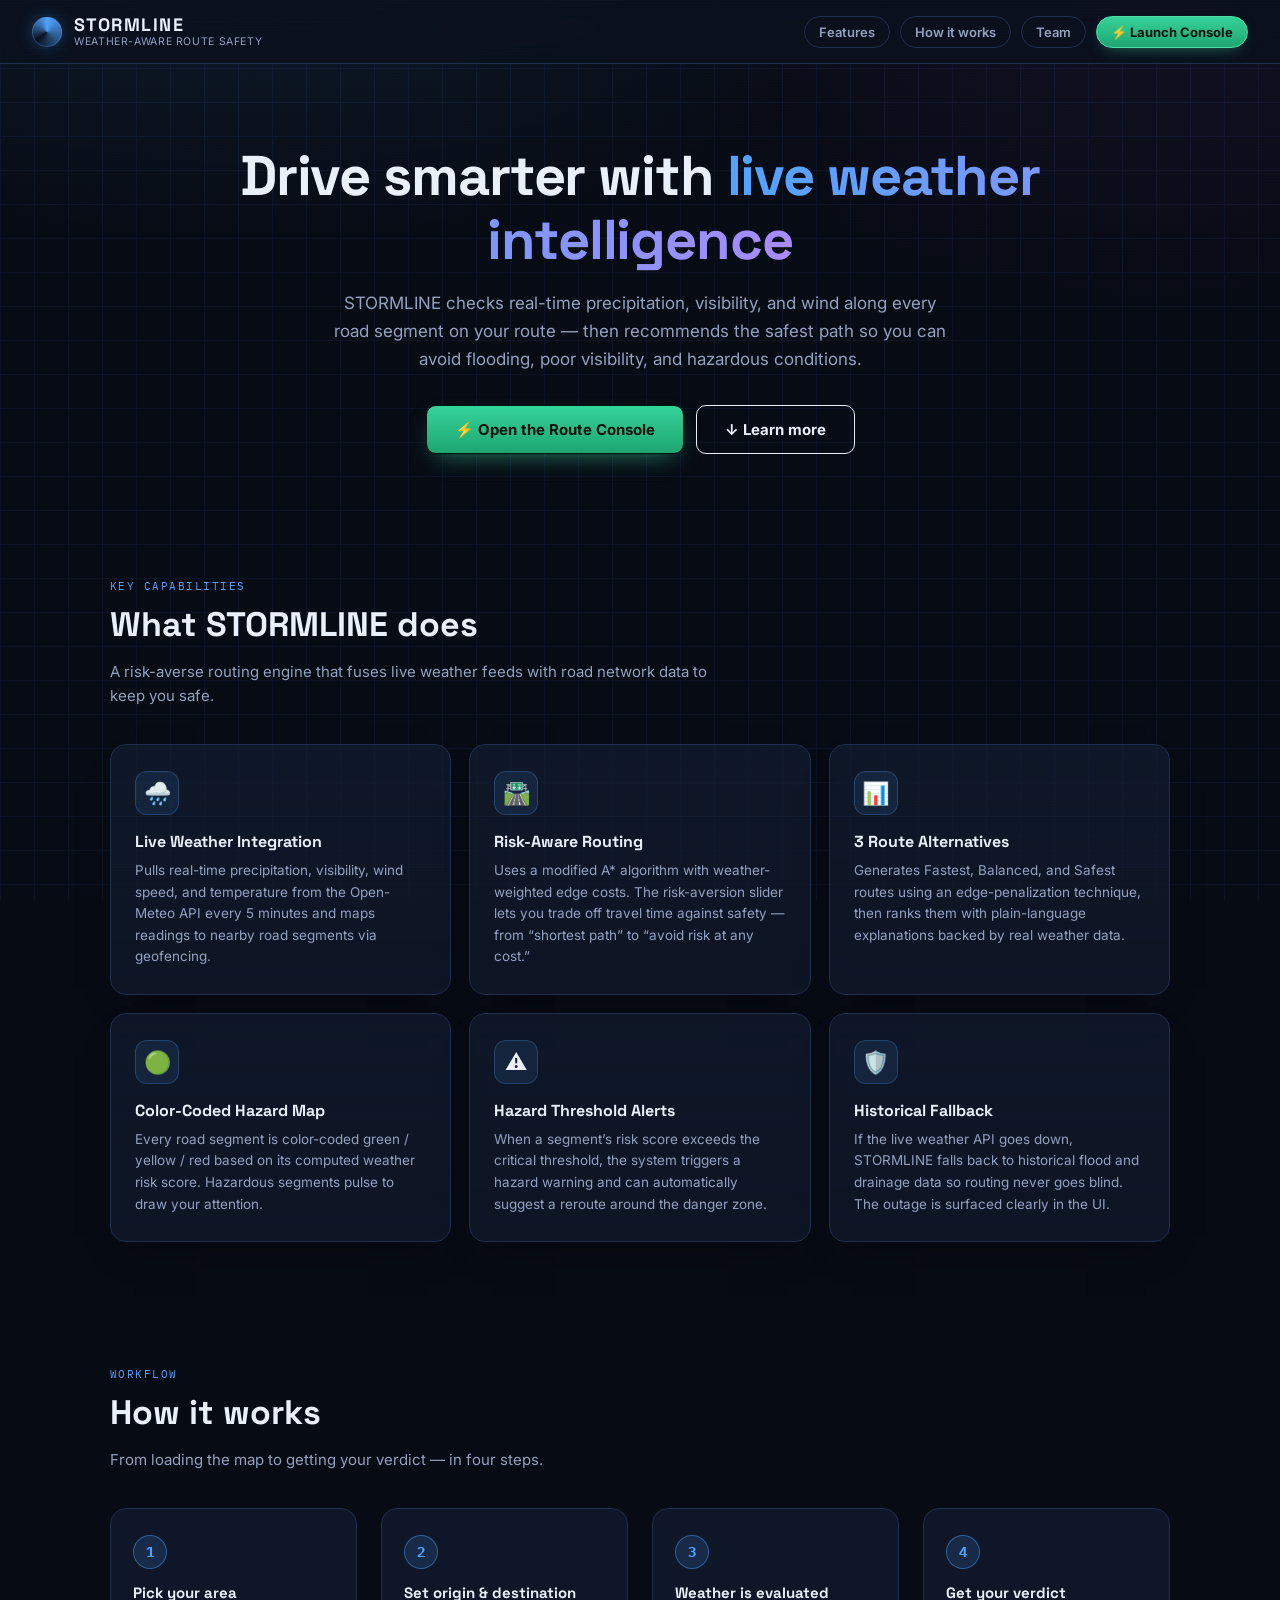
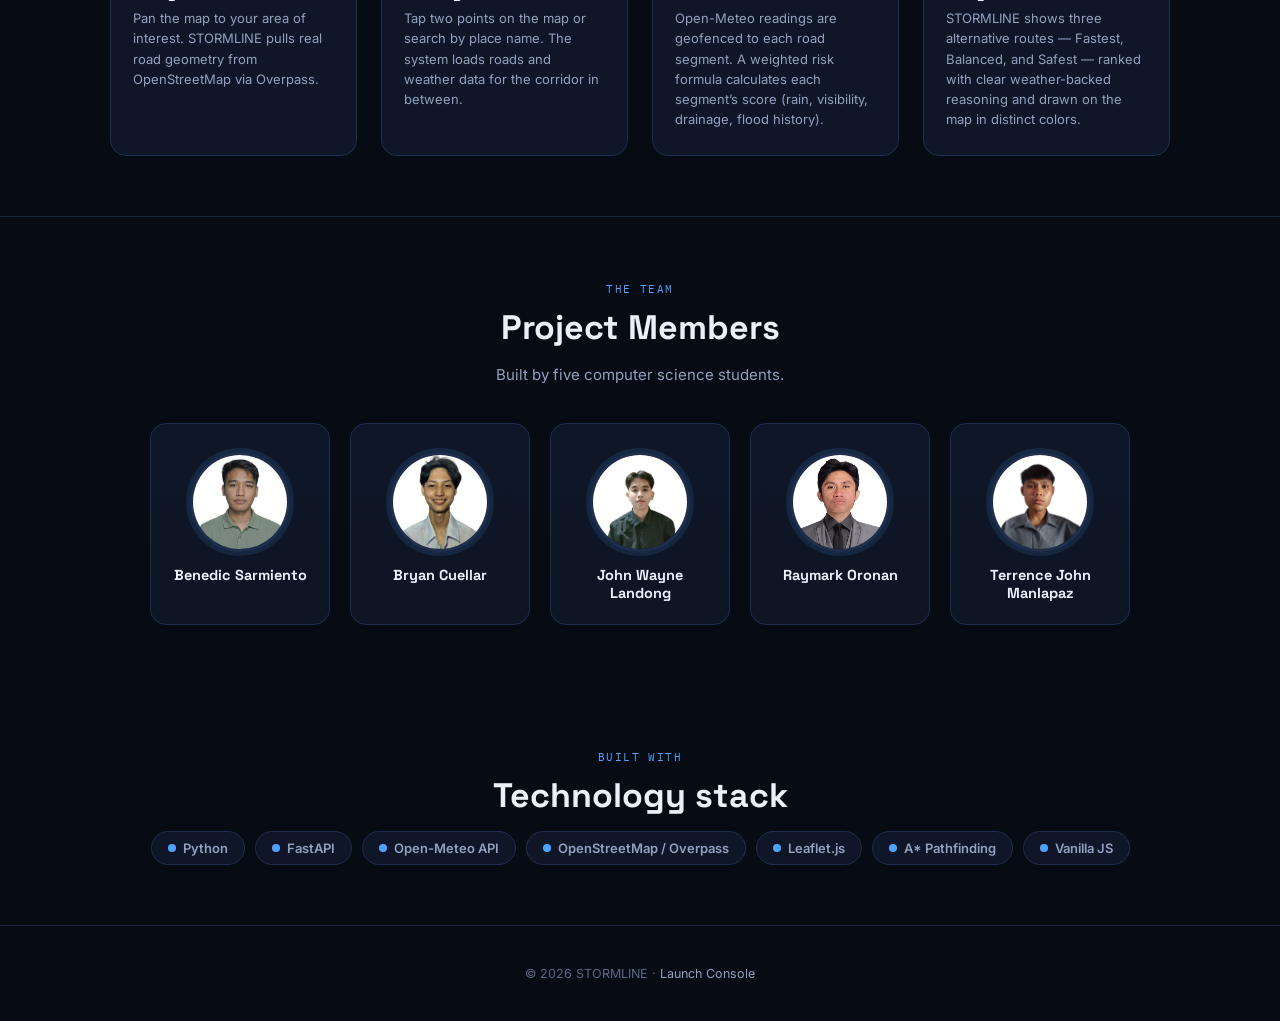
<file: frontend/index.html>
<!doctype html>
<html lang="en">
  <head>
    <meta charset="UTF-8" />
    <meta name="viewport" content="width=device-width, initial-scale=1.0" />
    <title>STORMLINE — Weather-Aware Route Safety</title>
    <link rel="preconnect" href="https://fonts.googleapis.com" />
    <link
      href="https://fonts.googleapis.com/css2?family=Space+Grotesk:wght@400;500;600;700&family=Inter:wght@400;500;600;700&family=IBM+Plex+Mono:wght@400;500;600&display=swap"
      rel="stylesheet"
    />
    <style>
      /* ============================================================
         STORMLINE — landing page (self-contained)
         Same design-token vocabulary as the route console, but
         packaged in a single file so the overview page has zero
         external CSS dependencies.
         ============================================================ */
      :root {
        --bg:           #070B14;
        --bg-grid:      #0C1424;
        --panel:        #0E1627;
        --panel-raised: #142037;
        --border:       #1F2E4D;
        --border-soft:  #17233B;
        --text-primary: #EAF0FA;
        --text-muted:   #93A1BF;
        --text-dim:     #5A6785;
        --sweep:        #4FA3FF;
        --sweep-glow:   rgba(79,163,255,0.28);
        --risk-green:   #34D399;
        --risk-yellow:  #FBBF3C;
        --risk-red:     #FB5F5F;
        --font-display: 'Space Grotesk', sans-serif;
        --font-body:    'Inter', sans-serif;
        --font-mono:    'IBM Plex Mono', monospace;
        --radius:       16px;
        --radius-sm:    10px;
      }

      * { box-sizing: border-box; margin: 0; padding: 0; }
      html { scroll-behavior: smooth; }

      body {
        min-height: 100vh;
        background: var(--bg);
        color: var(--text-primary);
        font-family: var(--font-body);
        -webkit-font-smoothing: antialiased;
        background-image:
          radial-gradient(1100px 550px at 20% -10%, rgba(79,163,255,0.12), transparent 60%),
          radial-gradient(800px 500px at 90% 0%, rgba(168,85,247,0.07), transparent 60%),
          linear-gradient(var(--bg-grid) 1px, transparent 1px),
          linear-gradient(90deg, var(--bg-grid) 1px, transparent 1px);
        background-size: auto, auto, 34px 34px, 34px 34px;
        background-attachment: fixed;
      }

      a { color: var(--sweep); text-decoration: none; }
      a:hover { text-decoration: underline; }

      /* ---------- scanlines ---------- */
      .scanlines {
        position: fixed; inset: 0;
        pointer-events: none; z-index: 999;
        background: repeating-linear-gradient(to bottom,
          rgba(255,255,255,0.010) 0px, rgba(255,255,255,0.010) 1px,
          transparent 1px, transparent 3px);
        mix-blend-mode: overlay;
      }

      /* ---------- topbar ---------- */
      .topbar {
        position: sticky; top: 0; z-index: 900;
        display: flex; align-items: center; justify-content: space-between;
        height: 64px; padding: 0 32px;
        background: rgba(10,16,30,0.82);
        backdrop-filter: blur(12px); -webkit-backdrop-filter: blur(12px);
        border-bottom: 1px solid var(--border);
      }
      .brand { display: flex; align-items: center; gap: 12px; text-decoration: none; color: inherit; }
      .brand-mark {
        width: 30px; height: 30px; border-radius: 50%; flex: none;
        background: conic-gradient(from 0deg, var(--sweep), transparent 65%, var(--sweep));
        box-shadow: 0 0 16px var(--sweep-glow), inset 0 0 0 1px rgba(79,163,255,0.35);
        animation: spin 6s linear infinite;
      }
      @keyframes spin { to { transform: rotate(360deg); } }
      .brand-name {
        font-family: var(--font-display); font-weight: 700;
        font-size: 18px; letter-spacing: 0.08em;
      }
      .brand-sub {
        font-size: 10.5px; color: var(--text-muted);
        letter-spacing: 0.06em; text-transform: uppercase;
      }
      .brand-text { display: flex; flex-direction: column; line-height: 1.15; }

      .topbar-nav { display: flex; gap: 10px; align-items: center; }
      .topbar-nav a {
        font-size: 13px; font-weight: 600; color: var(--text-muted);
        padding: 7px 14px; border: 1px solid var(--border); border-radius: 999px;
        transition: color .15s, border-color .15s, background .15s;
        text-decoration: none;
      }
      .topbar-nav a:hover { color: var(--text-primary); border-color: var(--sweep); background: rgba(79,163,255,0.08); }
      .topbar-nav .btn-launch {
        background: linear-gradient(180deg, #34D399, #1FA571);
        border-color: #4BE0A6; color: #04130C; font-weight: 700;
        box-shadow: 0 6px 16px -8px rgba(52,211,153,0.6);
      }
      .topbar-nav .btn-launch:hover { background: linear-gradient(180deg, #45DCA5, #26B07B); border-color: #6BEAB9; }

      /* ---------- hero ---------- */
      .hero {
        max-width: 900px; margin: 0 auto;
        text-align: center;
        padding: 80px 24px 60px;
      }
      .hero-eyebrow {
        display: inline-block;
        font-family: var(--font-mono); font-size: 11px;
        letter-spacing: 0.14em; text-transform: uppercase;
        color: var(--sweep);
        background: rgba(79,163,255,0.1); border: 1px solid rgba(79,163,255,0.25);
        padding: 4px 12px; border-radius: 999px;
        margin-bottom: 20px;
      }
      .hero h1 {
        font-family: var(--font-display);
        font-size: clamp(34px, 5vw, 56px);
        font-weight: 700; letter-spacing: -0.02em;
        line-height: 1.15;
        margin-bottom: 16px;
      }
      .hero h1 em {
        font-style: normal;
        background: linear-gradient(90deg, var(--sweep), #A78BFA);
        -webkit-background-clip: text; -webkit-text-fill-color: transparent;
        background-clip: text;
      }
      .hero p {
        font-size: 17px; color: var(--text-muted);
        line-height: 1.65; max-width: 620px; margin: 0 auto 32px;
      }
      .hero-actions { display: flex; gap: 12px; justify-content: center; flex-wrap: wrap; }
      .hero-actions .btn {
        display: inline-flex; align-items: center; gap: 8px;
        padding: 14px 28px; border-radius: var(--radius-sm);
        font-weight: 700; font-size: 15px;
        border: 1px solid; cursor: pointer; transition: all .2s;
        text-decoration: none;
      }
      .btn--go {
        background: linear-gradient(180deg, #34D399, #1FA571);
        border-color: #4BE0A6; color: #04130C;
        box-shadow: 0 10px 24px -10px rgba(52,211,153,0.6);
      }
      .btn--go:hover { background: linear-gradient(180deg, #45DCA5, #26B07B); transform: translateY(-1px); }
      .btn--outline {
        background: transparent; border-color: var(--border);
        color: var(--text-primary);
      }
      .btn--outline:hover { border-color: var(--sweep); background: rgba(79,163,255,0.06); }

      /* ---------- section scaffolding ---------- */
      section { padding: 60px 24px; }
      .section-inner { max-width: 1060px; margin: 0 auto; }
      .section-label {
        display: inline-block;
        font-family: var(--font-mono); font-size: 10.5px;
        letter-spacing: 0.14em; text-transform: uppercase;
        color: var(--sweep); margin-bottom: 10px;
      }
      .section-title {
        font-family: var(--font-display);
        font-size: clamp(24px, 3.5vw, 34px);
        font-weight: 700; margin-bottom: 14px;
      }
      .section-sub {
        font-size: 15px; color: var(--text-muted);
        line-height: 1.6; max-width: 600px;
        margin-bottom: 36px;
      }

      /* ---------- features grid ---------- */
      .features { display: grid; grid-template-columns: repeat(auto-fill, minmax(260px, 1fr)); gap: 18px; }
      .feature-card {
        background: linear-gradient(180deg, rgba(20,32,55,0.55), rgba(14,22,39,0.9));
        border: 1px solid var(--border); border-radius: var(--radius);
        padding: 26px 24px;
        box-shadow: 0 18px 40px -24px rgba(0,0,0,0.85);
        transition: border-color .2s, transform .2s;
      }
      .feature-card:hover { border-color: rgba(79,163,255,0.4); transform: translateY(-2px); }
      .feature-icon {
        width: 44px; height: 44px;
        display: flex; align-items: center; justify-content: center;
        font-size: 22px;
        border-radius: 12px;
        background: rgba(79,163,255,0.1); border: 1px solid rgba(79,163,255,0.25);
        margin-bottom: 16px;
      }
      .feature-card h3 {
        font-family: var(--font-display); font-size: 16px;
        font-weight: 700; margin-bottom: 8px;
      }
      .feature-card p { font-size: 13.5px; color: var(--text-muted); line-height: 1.6; }

      /* ---------- how it works ---------- */
      .steps {
        display: flex; gap: 24px; flex-wrap: wrap;
        counter-reset: step;
      }
      .step {
        flex: 1 1 200px;
        position: relative;
        padding: 26px 22px;
        background: var(--panel); border: 1px solid var(--border);
        border-radius: var(--radius);
        counter-increment: step;
      }
      .step::before {
        content: counter(step);
        display: flex; align-items: center; justify-content: center;
        width: 32px; height: 32px;
        border-radius: 50%;
        background: rgba(79,163,255,0.15); border: 1px solid rgba(79,163,255,0.45);
        font-family: var(--font-mono); font-size: 14px;
        font-weight: 700; color: var(--sweep);
        margin-bottom: 14px;
      }
      .step h3 {
        font-family: var(--font-display); font-size: 15px;
        font-weight: 700; margin-bottom: 6px;
      }
      .step p { font-size: 13px; color: var(--text-muted); line-height: 1.55; }

      /* ---------- team ---------- */
      #team { border-top: 1px solid var(--border-soft); }
      .team-grid {
        display: flex;
        gap: 20px;
        flex-wrap: wrap;
        justify-content: center;
      }
      .member {
        flex: 0 1 180px;
        display: flex; flex-direction: column; align-items: center;
        text-align: center;
        background: linear-gradient(180deg, rgba(20,32,55,0.55), rgba(14,22,39,0.9));
        border: 1px solid var(--border);
        border-radius: var(--radius);
        padding: 28px 18px 22px;
        transition: border-color .2s, transform .2s;
      }
      .member:hover { border-color: rgba(79,163,255,0.4); transform: translateY(-3px); }
      .member-photo {
        width: 100px; height: 100px;
        border-radius: 50%;
        object-fit: cover;
        border: 3px solid var(--border);
        margin-bottom: 14px;
        box-shadow: 0 0 0 4px rgba(79,163,255,0.12);
        transition: border-color .2s;
      }
      .member:hover .member-photo { border-color: var(--sweep); }
      .member-name {
        font-family: var(--font-display);
        font-size: 14.5px; font-weight: 700;
        margin-bottom: 0;
      }

      /* ---------- tech stack ---------- */
      .tech-pills {
        display: flex; gap: 10px; flex-wrap: wrap;
        justify-content: center;
      }
      .pill {
        display: flex; align-items: center; gap: 7px;
        background: var(--panel); border: 1px solid var(--border);
        border-radius: 999px;
        padding: 8px 16px;
        font-size: 13px; font-weight: 600; color: var(--text-muted);
        transition: border-color .15s;
      }
      .pill:hover { border-color: var(--sweep); color: var(--text-primary); }
      .pill-dot {
        width: 8px; height: 8px; border-radius: 50%;
        background: var(--sweep); flex: none;
      }

      /* ---------- footer ---------- */
      footer {
        text-align: center;
        padding: 40px 24px;
        font-size: 12.5px;
        color: var(--text-dim);
        border-top: 1px solid var(--border-soft);
      }
      footer a { color: var(--text-muted); }

      /* ---------- responsive ---------- */
      @media (max-width: 700px) {
        .topbar { padding: 0 16px; }
        .topbar-nav a:not(.btn-launch) { display: none; }
        section { padding: 40px 16px; }
        .hero { padding: 48px 16px 36px; }
        .steps { flex-direction: column; }
      }
    </style>
  </head>
  <body>
    <div class="scanlines" aria-hidden="true"></div>

    <!-- ============================== TOPBAR ============================== -->
    <header class="topbar">
      <a class="brand" href="#">
        <span class="brand-mark" aria-hidden="true"></span>
        <span class="brand-text">
          <span class="brand-name">STORMLINE</span>
          <span class="brand-sub">Weather-Aware Route Safety</span>
        </span>
      </a>
      <nav class="topbar-nav">
        <a href="#features">Features</a>
        <a href="#how">How it works</a>
        <a href="#team">Team</a>
        <a href="console.html" class="btn-launch">⚡ Launch Console</a>
      </nav>
    </header>

    <!-- ============================== HERO ============================== -->
    <section class="hero">
      <h1>Drive smarter with <em>live weather intelligence</em></h1>
      <p>
        STORMLINE checks real-time precipitation, visibility, and wind along
        every road segment on your route — then recommends the safest path so
        you can avoid flooding, poor visibility, and hazardous conditions.
      </p>
      <div class="hero-actions">
        <a href="console.html" class="btn btn--go">⚡ Open the Route Console</a>
        <a href="#features" class="btn btn--outline">↓ Learn more</a>
      </div>
    </section>

    <!-- ============================== FEATURES ============================== -->
    <section id="features">
      <div class="section-inner">
        <span class="section-label">Key capabilities</span>
        <h2 class="section-title">What STORMLINE does</h2>
        <p class="section-sub">
          A risk-averse routing engine that fuses live weather feeds with road
          network data to keep you safe.
        </p>

        <div class="features">
          <div class="feature-card">
            <div class="feature-icon">🌧️</div>
            <h3>Live Weather Integration</h3>
            <p>
              Pulls real-time precipitation, visibility, wind speed, and
              temperature from the Open-Meteo API every 5 minutes and maps
              readings to nearby road segments via geofencing.
            </p>
          </div>
          <div class="feature-card">
            <div class="feature-icon">🛣️</div>
            <h3>Risk-Aware Routing</h3>
            <p>
              Uses a modified A* algorithm with weather-weighted edge costs.
              The risk-aversion slider lets you trade off travel time against
              safety — from “shortest path” to “avoid risk at any cost.”
            </p>
          </div>
          <div class="feature-card">
            <div class="feature-icon">📊</div>
            <h3>3 Route Alternatives</h3>
            <p>
              Generates Fastest, Balanced, and Safest routes using an
              edge-penalization technique, then ranks them with plain-language
              explanations backed by real weather data.
            </p>
          </div>
          <div class="feature-card">
            <div class="feature-icon">🟢</div>
            <h3>Color-Coded Hazard Map</h3>
            <p>
              Every road segment is color-coded green / yellow / red based on
              its computed weather risk score. Hazardous segments pulse to
              draw your attention.
            </p>
          </div>
          <div class="feature-card">
            <div class="feature-icon">⚠️</div>
            <h3>Hazard Threshold Alerts</h3>
            <p>
              When a segment’s risk score exceeds the critical threshold, the
              system triggers a hazard warning and can automatically suggest
              a reroute around the danger zone.
            </p>
          </div>
          <div class="feature-card">
            <div class="feature-icon">🛡️</div>
            <h3>Historical Fallback</h3>
            <p>
              If the live weather API goes down, STORMLINE falls back to
              historical flood and drainage data so routing never goes blind.
              The outage is surfaced clearly in the UI.
            </p>
          </div>
        </div>
      </div>
    </section>

    <!-- ============================== HOW IT WORKS ============================== -->
    <section id="how">
      <div class="section-inner">
        <span class="section-label">Workflow</span>
        <h2 class="section-title">How it works</h2>
        <p class="section-sub">
          From loading the map to getting your verdict — in four steps.
        </p>

        <div class="steps">
          <div class="step">
            <h3>Pick your area</h3>
            <p>
              Pan the map to your area of interest. STORMLINE pulls real road
              geometry from OpenStreetMap via Overpass.
            </p>
          </div>
          <div class="step">
            <h3>Set origin &amp; destination</h3>
            <p>
              Tap two points on the map or search by place name. The system
              loads roads and weather data for the corridor in between.
            </p>
          </div>
          <div class="step">
            <h3>Weather is evaluated</h3>
            <p>
              Open-Meteo readings are geofenced to each road segment.
              A weighted risk formula calculates each segment’s score
              (rain, visibility, drainage, flood history).
            </p>
          </div>
          <div class="step">
            <h3>Get your verdict</h3>
            <p>
              STORMLINE shows three alternative routes — Fastest, Balanced,
              and Safest — ranked with clear weather-backed reasoning and
              drawn on the map in distinct colors.
            </p>
          </div>
        </div>
      </div>
    </section>

    <!-- ============================== TEAM ============================== -->
    <section id="team">
      <div class="section-inner" style="text-align:center;">
        <span class="section-label">The team</span>
        <h2 class="section-title" style="margin-left:auto;margin-right:auto;">Project Members</h2>
        <p class="section-sub" style="margin-left:auto;margin-right:auto;">
          Built by five computer science students.
        </p>

        <div class="team-grid">
          <div class="member">
            <img class="member-photo" src="assets/team/benedic-sarmiento.jpg" alt="Benedic Sarmiento" />
            <div class="member-name">Benedic Sarmiento</div>
          </div>
          <div class="member">
            <img class="member-photo" src="assets/team/bryan-cuellar.jpg" alt="Bryan Cuellar" />
            <div class="member-name">Bryan Cuellar</div>
          </div>
          <div class="member">
            <img class="member-photo" src="assets/team/john-wayne-landong.jpg" alt="John Wayne Landong" />
            <div class="member-name">John Wayne Landong</div>
          </div>
          <div class="member">
            <img class="member-photo" src="assets/team/raymark-oronan.jpg" alt="Raymark Oronan" />
            <div class="member-name">Raymark Oronan</div>
          </div>
          <div class="member">
            <img class="member-photo" src="assets/team/terrence-john-manlapaz.jpg" alt="Terrence John Manlapaz" />
            <div class="member-name">Terrence John Manlapaz</div>
          </div>
        </div>
      </div>
    </section>

    <!-- ============================== TECH STACK ============================== -->
    <section>
      <div class="section-inner" style="text-align:center;">
        <span class="section-label">Built with</span>
        <h2 class="section-title" style="margin-left:auto;margin-right:auto;">Technology stack</h2>
        <div class="tech-pills">
          <span class="pill"><span class="pill-dot"></span> Python</span>
          <span class="pill"><span class="pill-dot"></span> FastAPI</span>
          <span class="pill"><span class="pill-dot"></span> Open-Meteo API</span>
          <span class="pill"><span class="pill-dot"></span> OpenStreetMap / Overpass</span>
          <span class="pill"><span class="pill-dot"></span> Leaflet.js</span>
          <span class="pill"><span class="pill-dot"></span> A* Pathfinding</span>
          <span class="pill"><span class="pill-dot"></span> Vanilla JS</span>
        </div>
      </div>
    </section>

    <!-- ============================== FOOTER ============================== -->
    <footer>
      <p>&copy; 2026 STORMLINE ·
        <a href="console.html">Launch Console</a>
      </p>
    </footer>
  </body>
</html>
</file>
